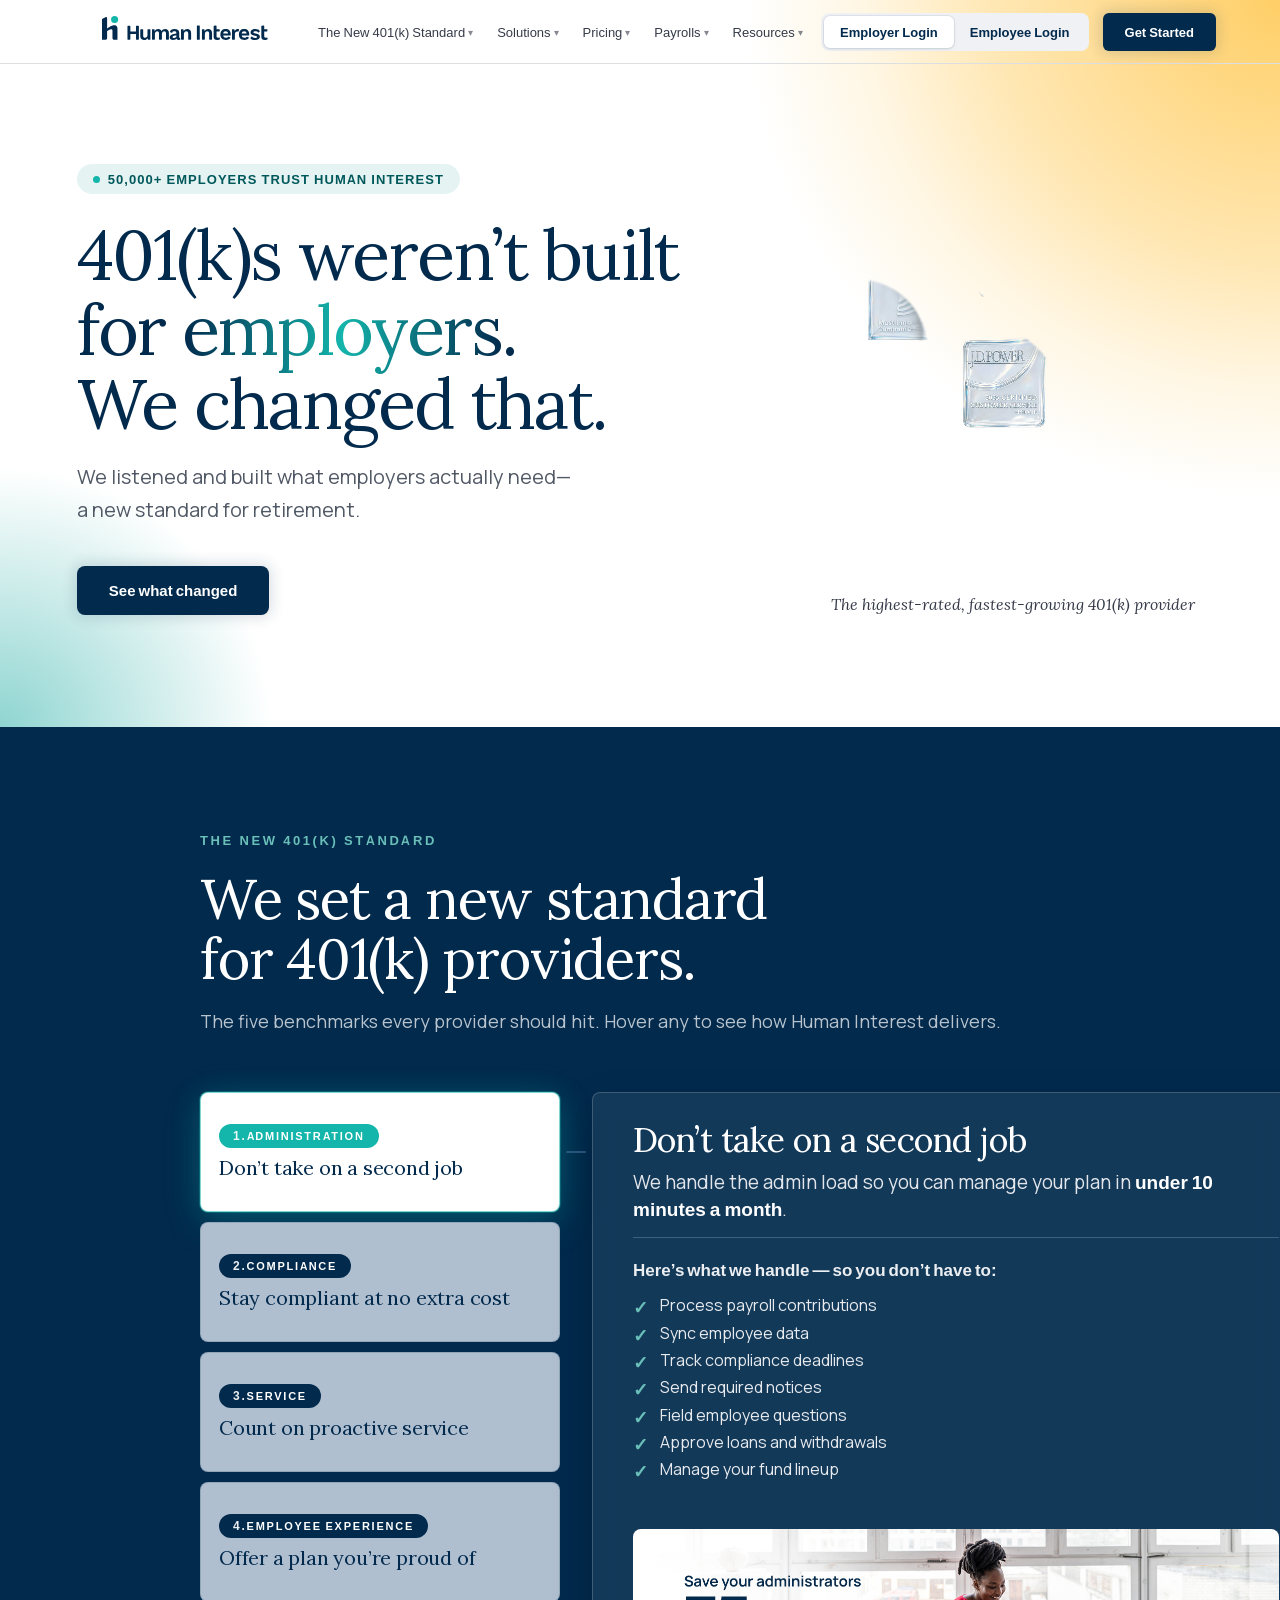
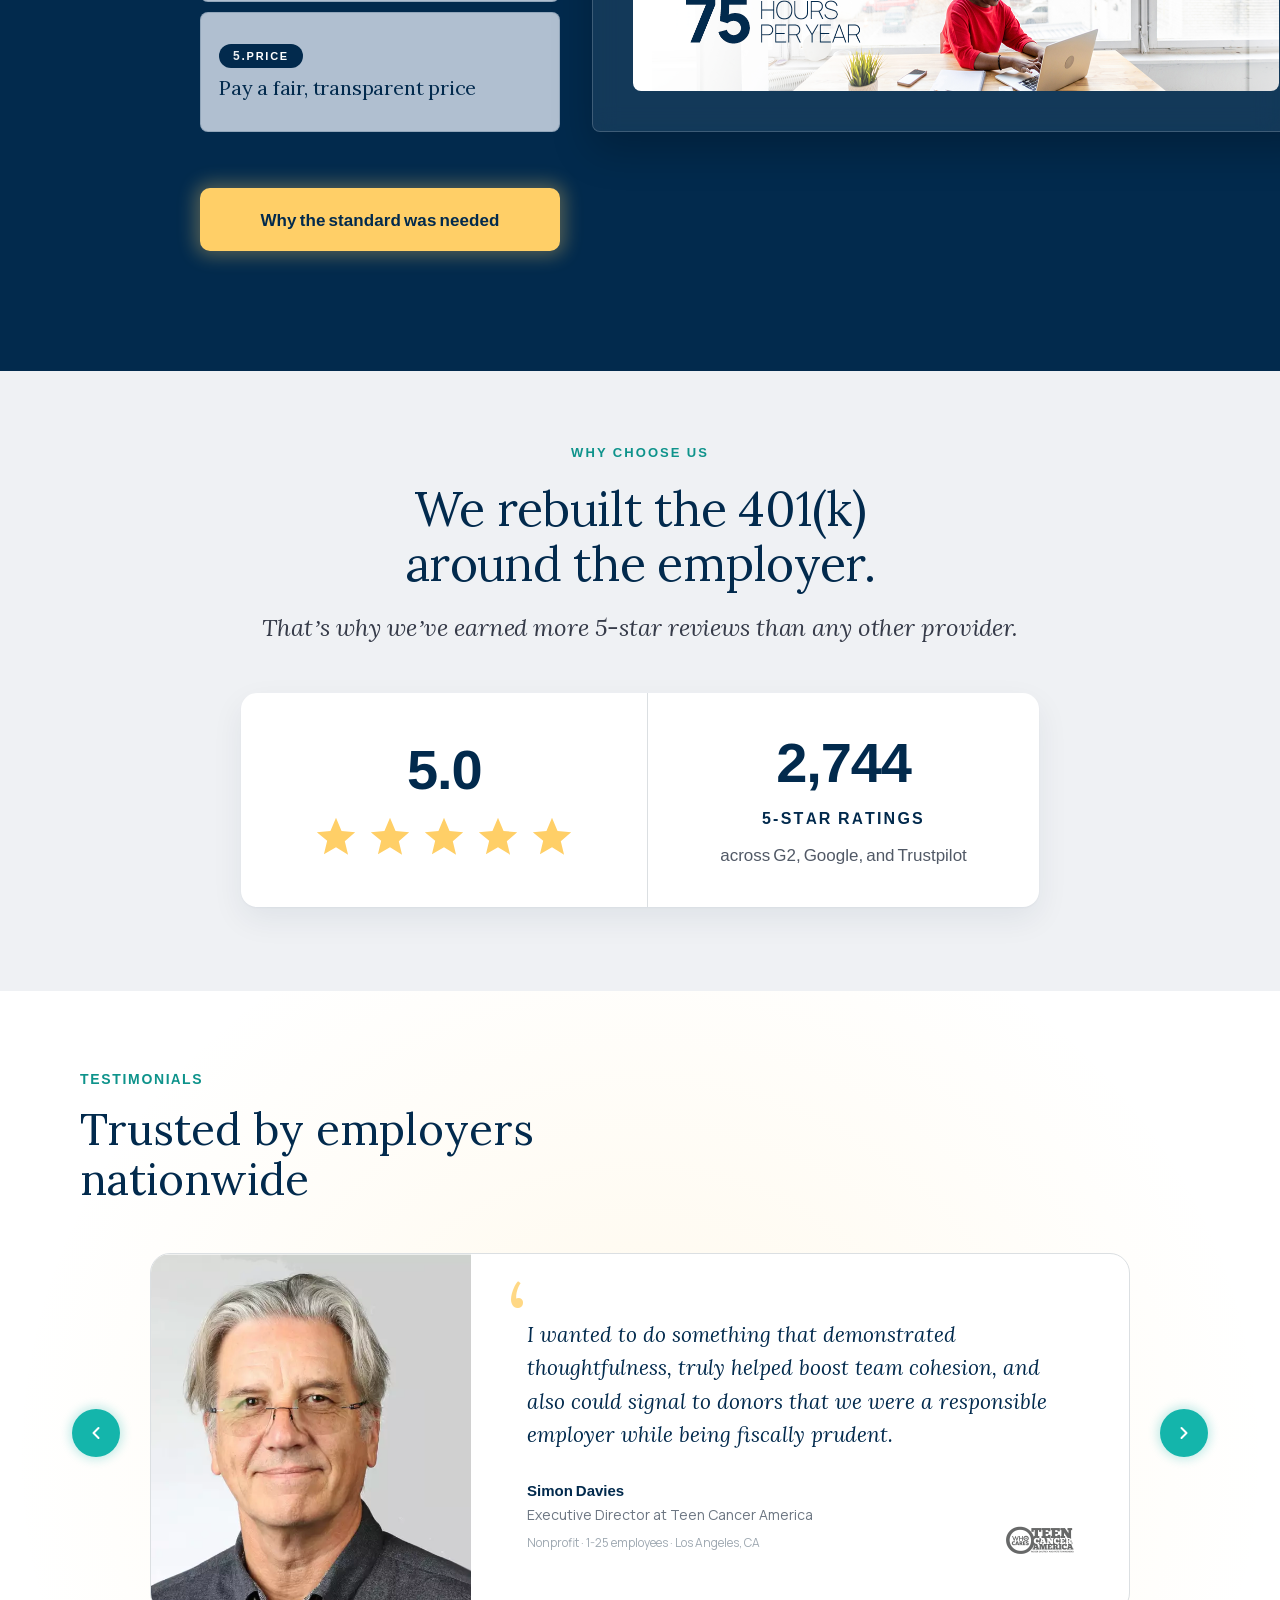
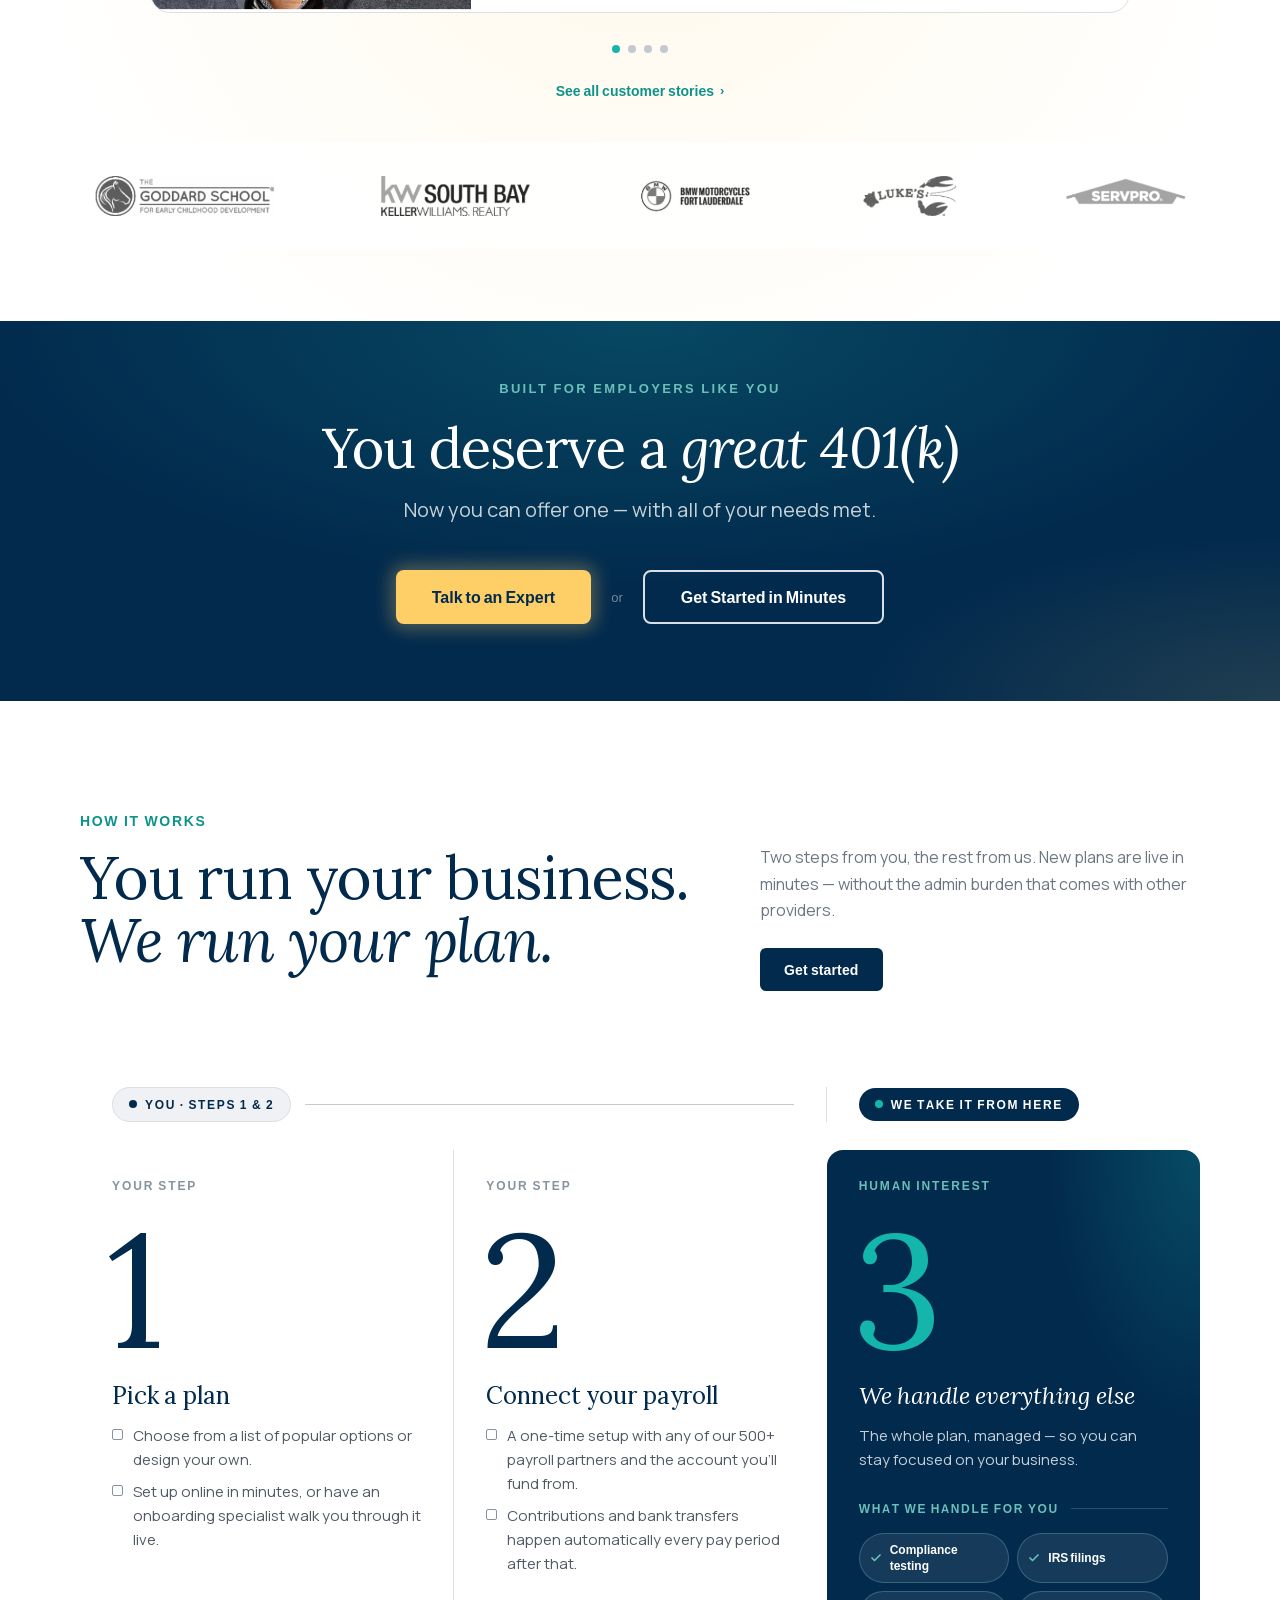
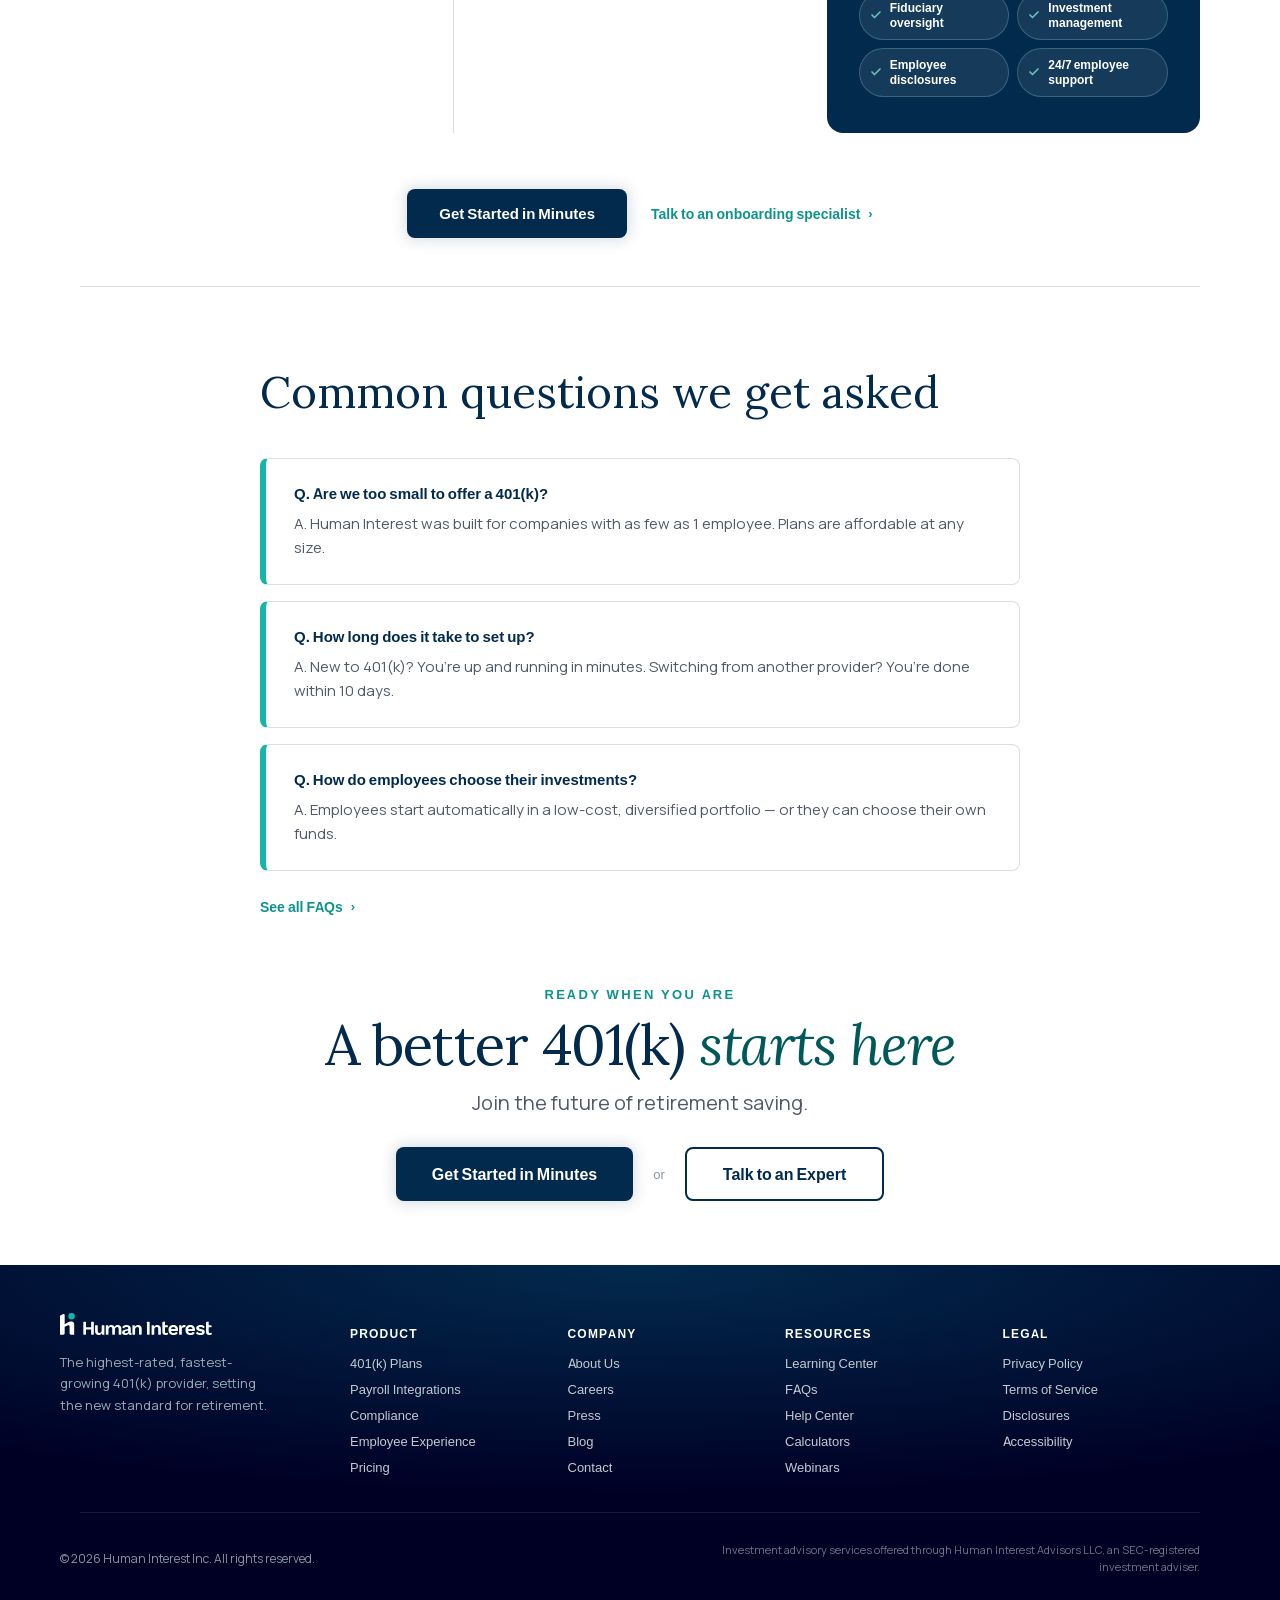
<file: index.html>
<!DOCTYPE html>
<html lang="en">
<head>
  <meta charset="UTF-8">
  <meta name="viewport" content="width=device-width, initial-scale=1.0">
  <title>Human Interest — Combined Landing Page</title>
  <link rel="stylesheet" href="styles/main.css?v=20260604-benchmark-photos">
  <!--
    Faithful editable recreation of Homepage_v1 (5-28-26).html
    Renders the same CombinedLandingPage React prototype extracted from the bundler draft.
    Source bundler: ../Homepage_v1 (5-28-26).html

    IMPORTANT: open via local server (not by double-clicking this file).
    Run: ./preview.sh   or   python3 -m http.server 8081
  -->
</head>
<body>
  <div id="root"></div>

  <script>
    window.__resources = {
      simonDavies: 'assets/images/simonDavies.png',
      teenCancerLogo: 'assets/images/teenCancerLogo.png',
      awardsVideo: 'assets/webm/HI - Hero Section Animation - 0626.webm',
      awardsImg: 'assets/images/awardsImg.png',
      customerLogos: 'assets/images/customerLogos.png',
    };
  </script>

  <!-- Local copies — no CDN required -->
  <script src="vendor/react.production.min.js"></script>
  <script src="vendor/react-dom.production.min.js"></script>
  <script src="vendor/babel.min.js"></script>
  <script src="scripts/boot.js?v=20260604-benchmark-photos"></script>
</body>
</html>
</file>
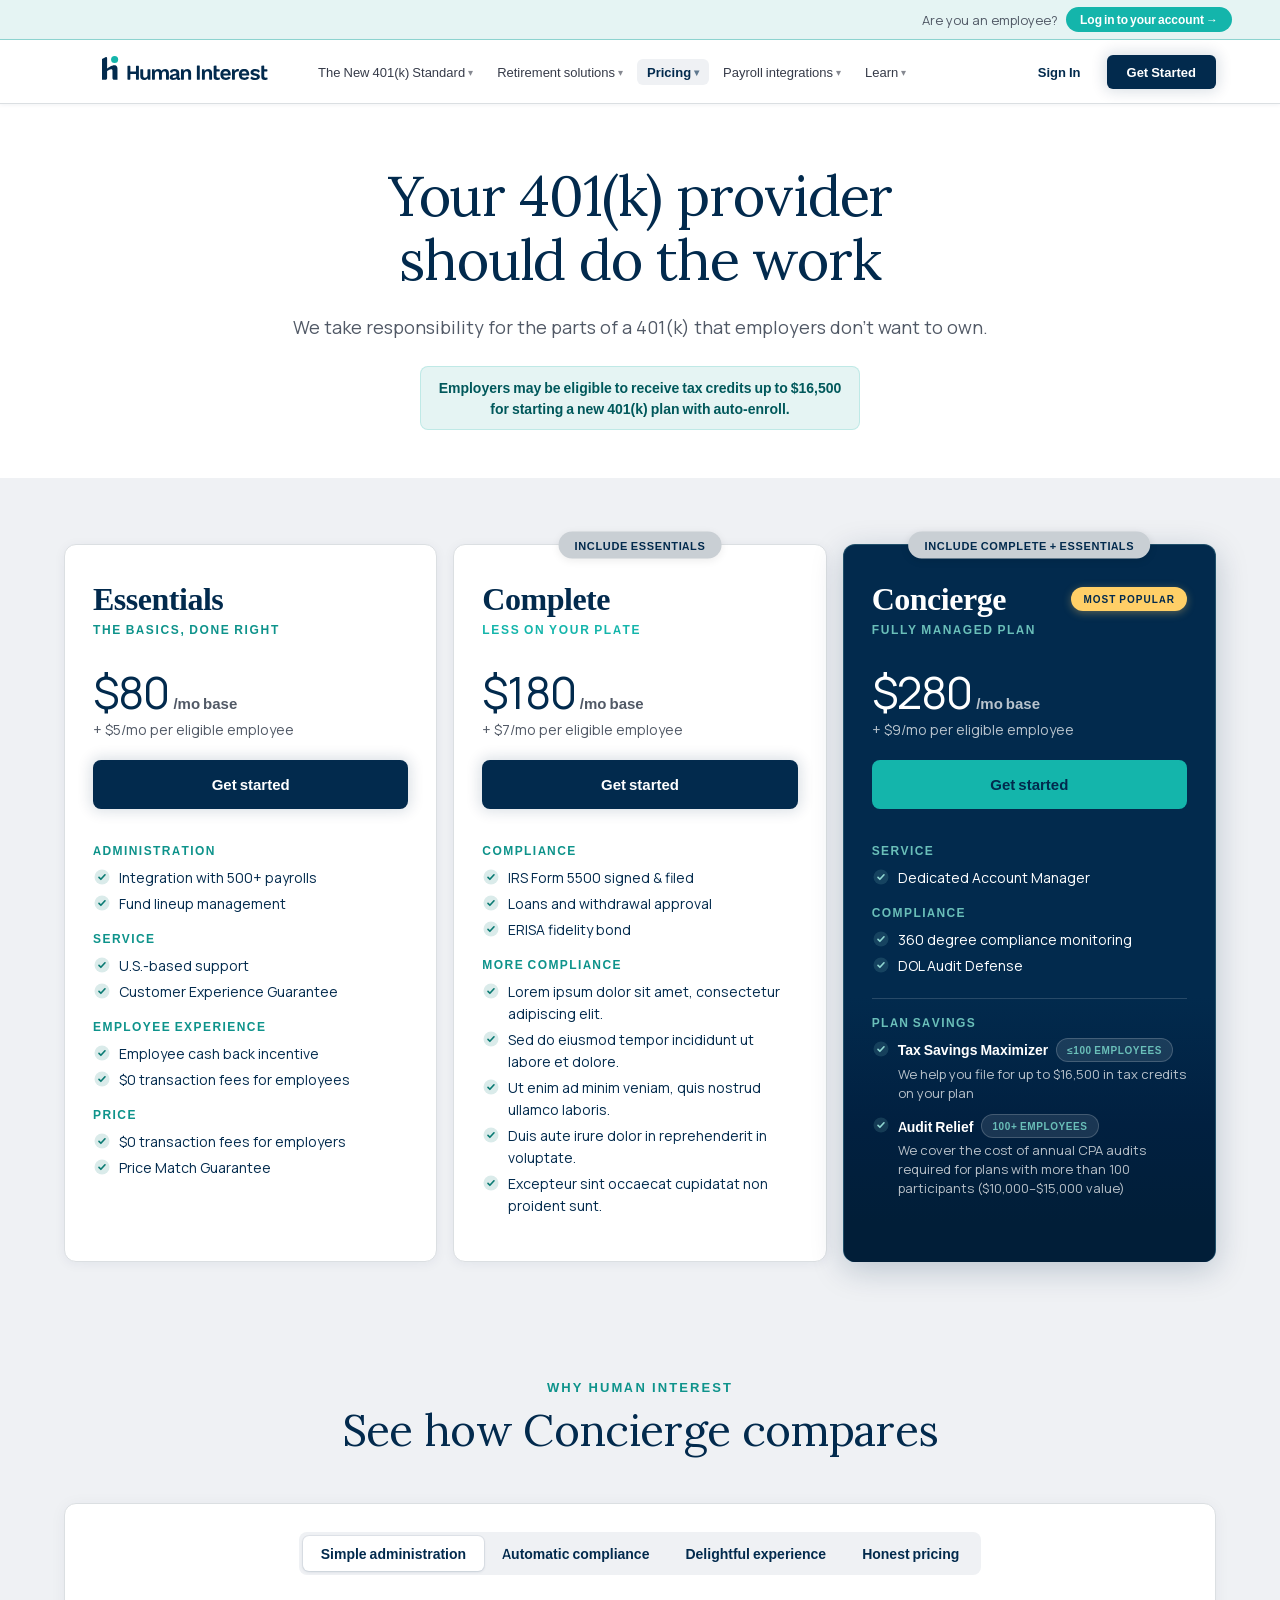
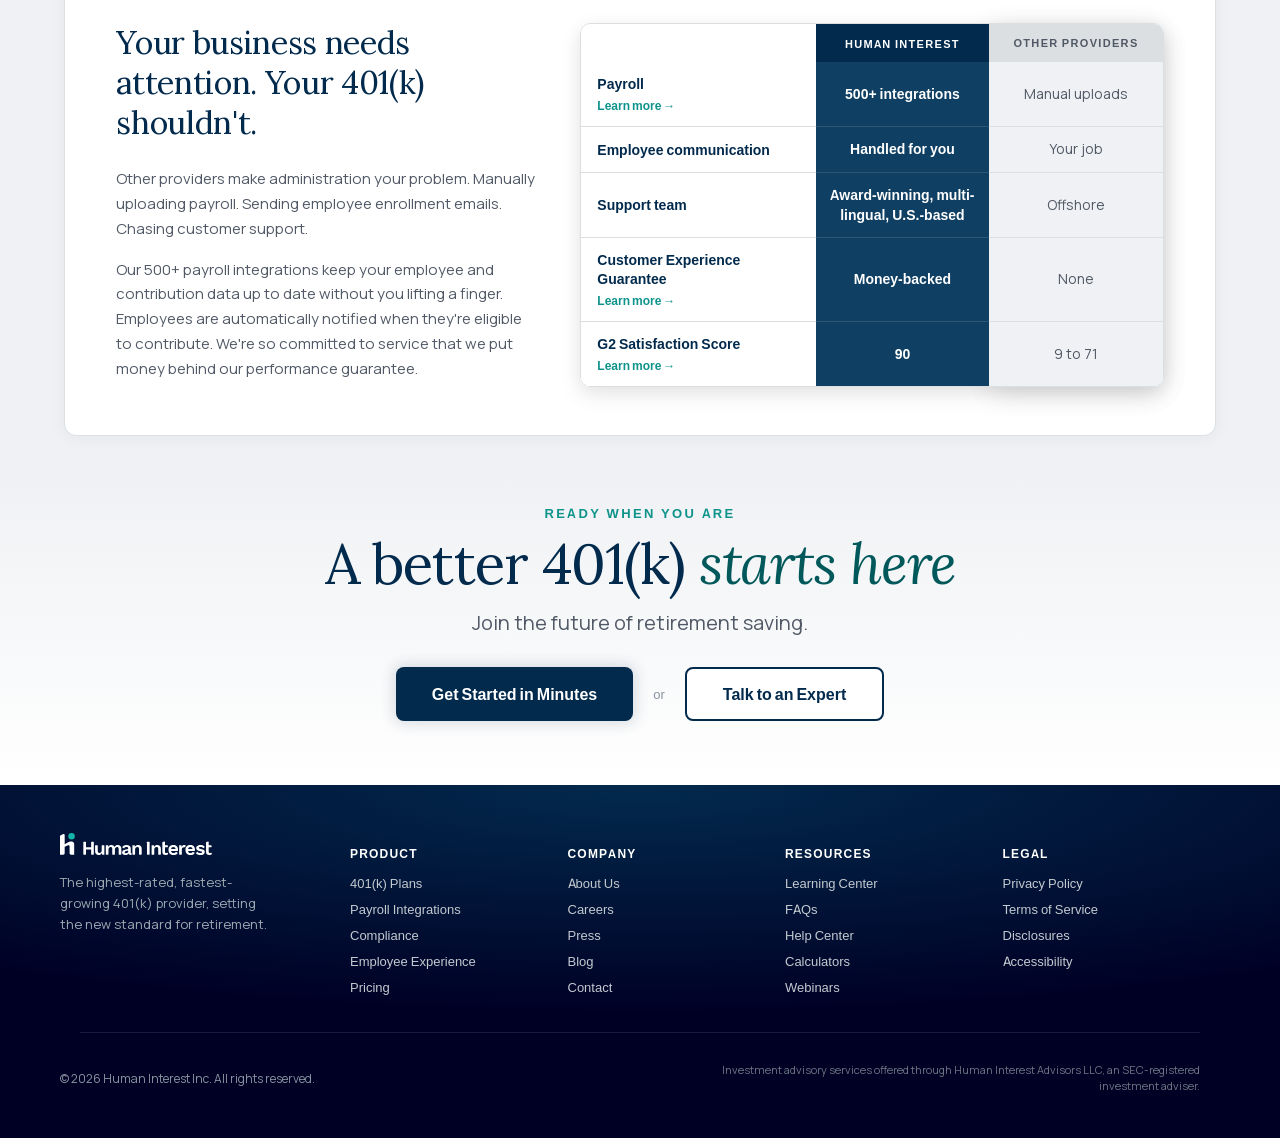
<file: pricing.html>
<!DOCTYPE html>
<html lang="en">
<head>
  <meta charset="UTF-8">
  <meta name="viewport" content="width=device-width, initial-scale=1.0">
  <title>Human Interest — Pricing</title>
  <link rel="stylesheet" href="styles/main.css?v=20260604-tier-card-trim-copy">
  <!--
    Standalone pricing page — PricingPage from scripts/raw-component-5-pricing.js

    IMPORTANT: open via local server (not by double-clicking this file).
    Run: ./preview.sh   or   python3 -m http.server 8081
    Then: http://localhost:8081/pricing.html
  -->
</head>
<body>
  <div id="root"></div>

  <script src="vendor/react.production.min.js"></script>
  <script src="vendor/react-dom.production.min.js"></script>
  <script src="vendor/babel.min.js"></script>
  <script src="scripts/pricing-boot.js?v=20260604-compare-heading-copy"></script>
</body>
</html>
</file>
<file: styles/main.css>
/* Fonts extracted from Homepage_v1 (5-28-26).html — required for the React prototype. */
:root {
  --hi-navy: #022A4D;
  --hi-navy-mid: #0F3F63;
  --hi-navy-dark: #011E38;
  --hi-teal: #14B5AB;
  --hi-teal-light: #8FD5D1;
  --hi-teal-text: #0E938B;
  --hi-teal-accent: #6ABFB9;
  --hi-teal-pale: #E5F4F3;
  --hi-teal-dark: #00585B;
  --hi-yellow: #FFCF67;
  --hi-black: #000025;
  --hi-white: #FFFFFF;
  --hi-gray-50: #EFF1F4;
  --hi-gray-100: #DBDFE2;
  --hi-gray-150: #C9CFD4;
  --hi-gray-200: #C3C9CF;
  --hi-gray-300: #9FA9B2;
  --hi-gray-400: #87939F;
  --hi-gray-500: #6C7682;
  --hi-gray-600: #515966;
  --hi-gray-700: #363B49;
  --hi-gray-800: #1B1E2D;
  --hi-gray-900: #0E101E;
}

@font-face {
  font-family: 'Manrope';
  font-style: normal;
  font-weight: 400;
  font-display: swap;
  src: url('../assets/fonts/font-4b6a8c14.woff2') format('woff2');
}
@font-face {
  font-family: 'Manrope';
  font-style: normal;
  font-weight: 500;
  font-display: swap;
  src: url('../assets/fonts/font-21e1382f.woff2') format('woff2');
}
@font-face {
  font-family: 'Manrope';
  font-style: normal;
  font-weight: 600;
  font-display: swap;
  src: url('../assets/fonts/font-02df1448.woff2') format('woff2');
}
@font-face {
  font-family: 'Manrope';
  font-style: normal;
  font-weight: 700;
  font-display: swap;
  src: url('../assets/fonts/font-21e1382f.woff2') format('woff2');
}
@font-face {
  font-family: 'Lora';
  font-style: normal;
  font-weight: 400;
  font-display: swap;
  src: url('../assets/fonts/font-b4b72bb1.woff2') format('woff2');
}
@font-face {
  font-family: 'Lora';
  font-style: normal;
  font-weight: 400;
  font-display: swap;
  src: url('../assets/fonts/font-fbf4c504.woff2') format('woff2');
}
@font-face {
  font-family: 'Lora';
  font-style: normal;
  font-weight: 400;
  font-display: swap;
  src: url('../assets/fonts/font-a42126c7.woff2') format('woff2');
}
@font-face {
  font-family: 'Lora';
  font-style: normal;
  font-weight: 400;
  font-display: swap;
  src: url('../assets/fonts/font-c46ec505.woff2') format('woff2');
}
@font-face {
  font-family: 'Lora';
  font-style: normal;
  font-weight: 400;
  font-display: swap;
  src: url('../assets/fonts/font-87abb5e5.woff2') format('woff2');
}
@font-face {
  font-family: 'Lora';
  font-style: normal;
  font-weight: 400;
  font-display: swap;
  src: url('../assets/fonts/font-da02ef8d.woff2') format('woff2');
}
@font-face {
  font-family: 'Lora';
  font-style: normal;
  font-weight: 400;
  font-display: swap;
  src: url('../assets/fonts/font-cef870d0.woff2') format('woff2');
}
@font-face {
  font-family: 'Lora';
  font-style: normal;
  font-weight: 400;
  font-display: swap;
  src: url('../assets/fonts/font-9e381215.woff2') format('woff2');
}
@font-face {
  font-family: 'Lora';
  font-style: normal;
  font-weight: 500;
  font-display: swap;
  src: url('../assets/fonts/font-b4b72bb1.woff2') format('woff2');
}
@font-face {
  font-family: 'Lora';
  font-style: normal;
  font-weight: 700;
  font-display: swap;
  src: url('../assets/fonts/font-b4b72bb1.woff2') format('woff2');
}
@font-face {
  font-family: 'Lora';
  font-style: normal;
  font-weight: 400;
  font-display: swap;
  src: url('../assets/fonts/font-cef870d0.woff2') format('woff2');
  unicode-range: U+0000-FFFF;
}
@font-face {
  font-family: 'Lora';
  font-style: italic;
  font-weight: 400;
  font-display: swap;
  src: url('../assets/fonts/font-3eb8124d.woff2') format('woff2');
}

* { box-sizing: border-box; }
html {
  margin: 0;
  padding: 0;
}
body {
  margin: 0;
  padding: 0;
  max-width: 100%;
  overflow-x: hidden;
  font-family: 'Manrope', system-ui, -apple-system, sans-serif;
  font-variant-ligatures: common-ligatures;
  text-rendering: optimizeLegibility;
  -webkit-font-smoothing: antialiased;
}
button { font-family: inherit; }

/* Hero header — yellow glow pinned to shell top-right via background layer */
.hi-header-shell {
  position: relative;
  width: 100%;
  max-width: 100%;
  overflow: visible;
  background-color: #fff;
  background-image: radial-gradient(
    ellipse 100% 95% at 100% 0%,
    #FFCF67 0%,
    rgba(255, 207, 103, 0.5) 38%,
    rgba(255, 207, 103, 0.18) 56%,
    transparent 72%
  );
  background-repeat: no-repeat;
  background-size: min(860px, 58vw) 100%;
  background-position: right top;
}

.hi-header-shell::before {
  content: none;
}

.hi-header-shell__content {
  position: relative;
  z-index: 1;
}

/* Hero awards — WebM (VP9 alpha) in Chrome/Firefox/Edge; PNG in Safari (no WebM alpha) */
.hi-hero-awards-stage {
  position: relative;
  width: 100%;
  max-width: 360px;
  background: transparent;
}

.hi-hero-awards-media {
  width: 100%;
  max-width: 360px;
  background: transparent;
}

/* Chromium on github.io: VP9 alpha matte is black — screen blend on video only */
.hi-hero-awards-media--blend {
  isolation: isolate;
}

.hi-hero-awards-video,
.hi-hero-awards-img {
  display: block;
  width: 100%;
  max-width: 360px;
  height: auto;
  object-fit: contain;
  overflow: visible;
  background: none !important;
  background-color: transparent !important;
  vertical-align: top;
}

.hi-hero-awards-video--screen-blend {
  mix-blend-mode: screen;
  -webkit-transform: translateZ(0);
  transform: translateZ(0);
}

/* Legacy class from e2f08c2 */
.hi-hero-awards-video--gh-pages {
  mix-blend-mode: screen;
  -webkit-transform: translateZ(0);
  transform: translateZ(0);
}

/* Wide benchmarks layout scrolls inside its lane — does not widen the page */
.hi-benchmarks-shell {
  width: 100%;
  max-width: 100%;
  overflow-x: auto;
  overflow-y: visible;
}

.hi-benchmarks-shell--light {
  background: #022a4d;
}

.hi-standard-blade--light {
  scroll-margin-top: 24px;
}

/* Light detail panel: photo + overflow:hidden used to clip the border on bottom corners.
   Stroke is an ::after overlay; inner body keeps overflow clipping for scroll. */
.hi-standard-blade--light .hi-standard-blade__detail-panel {
  position: relative;
  overflow: visible;
}

.hi-standard-blade--light .hi-standard-blade__detail-panel::after {
  content: '';
  position: absolute;
  inset: 0;
  border-radius: 8px;
  border: 2px solid var(--hi-teal);
  pointer-events: none;
  z-index: 4;
  box-sizing: border-box;
}

.hi-standard-blade--light .hi-standard-blade__detail-body {
  overflow: hidden;
  border-radius: 6px;
}

/* Subtle button hover states — pair with .hi-btn + variant class on CTAs */
.hi-btn {
  transition:
    background-color 160ms ease,
    color 160ms ease,
    border-color 160ms ease,
    box-shadow 200ms ease,
    filter 200ms ease;
}

.hi-btn:active {
  transition-duration: 80ms;
}

/* Even halo — blur + spread, no vertical offset or lift */
.hi-btn--navy {
  box-shadow: 0 0 14px 3px rgba(2, 42, 77, 0.14);
}

.hi-btn--navy:hover {
  background-color: #034a7a !important;
  box-shadow: 0 0 18px 6px rgba(2, 42, 77, 0.26) !important;
  filter: brightness(1.04);
}

.hi-btn--white {
  box-shadow: 0 0 14px 3px rgba(2, 42, 77, 0.08);
}

.hi-btn--white:hover {
  background-color: #f4f7fa !important;
  box-shadow: 0 0 18px 6px rgba(2, 42, 77, 0.14) !important;
  filter: brightness(1.02);
}

.hi-btn--outline-light:hover {
  background-color: rgba(255, 255, 255, 0.1) !important;
  border-color: rgba(255, 255, 255, 0.95) !important;
  box-shadow: 0 0 16px 5px rgba(255, 255, 255, 0.12) !important;
}

.hi-btn--outline-navy:hover {
  background-color: rgba(2, 42, 77, 0.05) !important;
  box-shadow: 0 0 16px 5px rgba(2, 42, 77, 0.12) !important;
}

.hi-btn--yellow {
  box-shadow: 0 0 18px 5px rgba(255, 207, 103, 0.32);
}

.hi-btn--yellow:hover {
  background-color: #ffd880 !important;
  box-shadow: 0 0 22px 8px rgba(255, 207, 103, 0.42) !important;
  filter: brightness(1.03);
}

.hi-btn--teal:hover {
  background-color: #119a92 !important;
  box-shadow: 0 0 16px 6px rgba(20, 181, 171, 0.36) !important;
  filter: brightness(1.04);
}

.hi-btn--teal-pill:hover {
  background-color: #119a92 !important;
  filter: brightness(1.06);
}

.hi-btn--ghost:hover {
  background-color: var(--hi-gray-50) !important;
}

.hi-btn--toggle:not(.hi-btn--toggle-active):hover {
  background-color: rgba(255, 255, 255, 0.65) !important;
}

.hi-btn--icon {
  box-shadow: 0 0 10px 3px rgba(20, 181, 171, 0.24);
}

.hi-btn--icon:hover {
  background-color: #119a92 !important;
  box-shadow: 0 0 16px 6px rgba(20, 181, 171, 0.4) !important;
  filter: brightness(1.04);
}

.hi-btn--dot:hover {
  filter: brightness(1.08);
}

.hi-btn--link:hover {
  opacity: 0.82;
}

.hi-footer-link {
  font-size: 13px;
  color: var(--hi-gray-200);
  text-decoration: none;
  font-weight: 500;
  transition: font-weight 160ms ease, color 160ms ease;
}

.hi-footer-link:hover {
  font-weight: 700;
  color: #fff;
}

/* Pricing page — tier cards */
.hi-pricing-tier-row {
  display: grid;
  grid-template-columns: repeat(3, minmax(0, 1fr));
  grid-template-rows:
    auto
    auto
    auto
    auto
    minmax(52px, auto)
    max-content
    auto
    1fr;
  gap: 16px;
  align-items: stretch;
  padding-top: 18px;
  overflow: visible;
}

.hi-pricing-tier-card {
  overflow: visible;
  display: grid;
  grid-row: 1 / -1;
  grid-template-rows: subgrid;
}

/* Essentials / Complete — trim ~20% bottom padding (inline 36px) */
.hi-pricing-tier-card--light {
  padding-bottom: 29px !important;
}

.hi-pricing-tier-card--has-top-badge {
  margin-top: 0;
}

.hi-pricing-tier-card__top-badge {
  position: absolute;
  top: 0;
  left: 0;
  right: 0;
  height: 0;
  margin: 0;
  padding: 0;
  overflow: visible;
  pointer-events: none;
  z-index: 2;
}

.hi-pricing-tier-card__includes-pill {
  position: absolute;
  top: 0;
  left: 50%;
  transform: translate(-50%, -50%);
  display: inline-flex;
  align-items: center;
  justify-content: center;
  background: var(--hi-gray-150, #C9CFD4);
  color: var(--hi-navy, #022A4D);
  font-family: Manrope, sans-serif;
  font-size: 11px;
  font-weight: 800;
  letter-spacing: 0.06em;
  padding: 6px 16px;
  border-radius: 24px;
  white-space: nowrap;
  box-shadow: 0 2px 8px rgba(0, 0, 0, 0.08);
  text-transform: uppercase;
  max-width: calc(100% + 32px);
}

.hi-pricing-tier-card--dark .hi-pricing-tier-card__includes-pill {
  background: var(--hi-gray-150, #C9CFD4);
  color: var(--hi-navy, #022A4D);
  box-shadow: 0 2px 8px rgba(0, 0, 0, 0.1);
}

.hi-pricing-tier-card__title-row {
  display: flex;
  align-items: center;
  justify-content: space-between;
  gap: 12px;
  margin-bottom: 2px;
}

.hi-pricing-tier-card__title-row h3 {
  flex: 1 1 auto;
  min-width: 0;
}

.hi-pricing-tier-card__popular-badge {
  flex: 0 0 auto;
  align-self: center;
  background: var(--hi-yellow, #ffcf67);
  color: var(--hi-navy, #022a4d);
  font-family: Manrope, sans-serif;
  font-size: 10px;
  font-weight: 800;
  letter-spacing: 0.1em;
  padding: 5px 12px;
  border-radius: 24px;
  white-space: nowrap;
  box-shadow: 0 2px 8px rgba(255, 207, 103, 0.35);
  text-transform: uppercase;
}

.hi-pricing-tier-card__title-row--with-badge h3 {
  font-size: clamp(26px, 2.4vw, 32px);
}

.hi-pricing-tier-card__tagline {
  align-self: start;
  margin-top: -14px;
}

/* Complete tier only — one step lighter tagline (not Concierge pill/tagline) */
.hi-pricing-tier-card--light.hi-pricing-tier-card--has-top-badge .hi-pricing-tier-card__tagline p {
  color: var(--hi-teal, #14B5AB) !important;
}

.hi-pricing-tier-card__desc,
.hi-pricing-tier-card__price {
  align-self: start;
}

.hi-pricing-tier-card__desc:empty {
  min-height: 0;
  margin: 0;
  padding: 0;
}

.hi-pricing-tier-card__price {
  margin-bottom: 0;
}

.hi-pricing-tier-card__price-amount {
  font-family: Manrope, sans-serif;
  font-size: 44px;
  font-weight: 300;
  line-height: 1;
  letter-spacing: -0.02em;
}

.hi-pricing-tier-card__cta {
  padding-top: 5px;
  padding-bottom: 0;
  align-self: start;
}

.hi-pricing-tier-card__highlight {
  margin-top: 4px;
  margin-bottom: 1px;
  padding-top: 0;
  padding-bottom: 0;
  align-self: start;
}

.hi-pricing-tier-card__highlight:empty {
  min-height: 0;
  margin-top: 0;
  padding-top: 0;
  padding-bottom: 0;
}

.hi-pricing-tier-card__features {
  min-height: 0;
  align-self: stretch;
}

/* Concierge — nested grid so PLAN SAVINGS row absorbs row-8 slack and bleeds down */
.hi-pricing-tier-card--dark .hi-pricing-tier-card__features {
  display: grid;
  grid-template-rows: auto auto 1fr;
  position: relative;
}

/* Concierge — feather navy panel upward from PLAN SAVINGS for longer, softer fade */
.hi-pricing-tier-card--dark .hi-pricing-tier-card__features::before {
  content: '';
  position: absolute;
  z-index: 0;
  left: -28px;
  right: -28px;
  bottom: -46px;
  top: 16%;
  background: linear-gradient(
    180deg,
    transparent 0%,
    rgba(2, 42, 77, 0.38) 30%,
    var(--hi-navy, #022A4D) 100%
  );
  border-radius: 0 0 12px 12px;
  pointer-events: none;
}

.hi-pricing-tier-card--dark .hi-pricing-tier-card__feature-group {
  position: relative;
  z-index: 1;
}

.hi-pricing-tier-card__feature-group {
  margin-bottom: 16px;
}

.hi-pricing-tier-card__feature-group:last-child {
  margin-bottom: 0;
}

/* Complete tier — MORE COMPLIANCE layout placeholder (lorem); label matches group headers above */
.hi-pricing-tier-card__feature-group--placeholder .hi-pricing-tier-card__feature-label {
  color: var(--hi-teal-text, #0E938B);
  opacity: 1;
}

/* Light tiers: check SVG #0A7A73 (PRICING_CHECK_COLOR). Concierge dark card: #8FD5D1 (HI_BRAND.tealLight) in JS */
.hi-pricing-tier-card--light .hi-pricing-tier-card__feature-group--placeholder .hi-pricing-tier-card__feature-item span {
  font-size: 14px;
  line-height: 1.4;
  color: var(--hi-navy, #022A4D);
}

/* Concierge — match light cards' bottom padding; navy panel bleeds into it */
.hi-pricing-tier-card--dark {
  padding-bottom: 29px !important;
}

/* Concierge — PLAN SAVINGS block: full-bleed darkest navy panel (card padding 28px horizontal) */
.hi-pricing-tier-card--dark .hi-pricing-tier-card__feature-group--plan-savings {
  align-self: stretch;
  min-height: 0;
  margin-top: 14px;
  /* Cancel card bottom padding + row-8 slack so navy flush to card bottom */
  margin-bottom: -46px;
  margin-left: -28px;
  margin-right: -28px;
  width: calc(100% + 56px);
  padding: 16px 28px 29px;
  background: linear-gradient(
    180deg,
    var(--hi-navy, #022A4D) 0%,
    #012040 48%,
    var(--hi-navy-dark, #011E38) 85%
  );
  border-radius: 0 0 12px 12px;
}

/* Rule inset to match content padding (28px), not full-bleed panel edges */
.hi-pricing-tier-card--dark .hi-pricing-tier-card__feature-group--plan-savings::before {
  content: '';
  position: absolute;
  top: 0;
  left: 28px;
  right: 28px;
  height: 1px;
  background: rgba(255, 255, 255, 0.15);
}

.hi-pricing-tier-card--dark .hi-pricing-tier-card__feature-group:has(+ .hi-pricing-tier-card__feature-group--plan-savings) {
  margin-bottom: 0;
}

.hi-pricing-tier-card--dark .hi-pricing-tier-card__feature-group:not(.hi-pricing-tier-card__feature-group--plan-savings) {
  margin-bottom: 8px;
}

/* Concierge — COMPLIANCE (and any non–plan-savings follow-on group): match 16px inter-group rhythm */
.hi-pricing-tier-card--dark .hi-pricing-tier-card__feature-group + .hi-pricing-tier-card__feature-group:not(.hi-pricing-tier-card__feature-group--plan-savings) {
  margin-top: 8px;
}

.hi-pricing-tier-card--dark .hi-pricing-tier-card__feature-group--plan-savings .hi-pricing-tier-card__feature-list {
  gap: 3px;
}

/* Concierge PLAN SAVINGS — Audit Relief (second rich item) */
.hi-pricing-tier-card--dark .hi-pricing-tier-card__feature-group--plan-savings .hi-pricing-tier-card__feature-item--audit-relief {
  margin-top: 4px;
  padding: 5px 0 3px;
}

.hi-pricing-tier-card__feature-label {
  margin: 0 0 7px;
}

.hi-pricing-tier-card__feature-list {
  list-style: none;
  list-style-type: none;
  margin: 0;
  padding: 0;
  padding-inline-start: 0;
  display: flex;
  flex-direction: column;
  gap: 4px;
}

.hi-pricing-tier-card__feature-item {
  display: flex;
  gap: 8px;
  align-items: flex-start;
  list-style: none;
  list-style-type: none;
  margin: 0;
  padding: 0;
  padding-inline-start: 0;
}

.hi-pricing-tier-card__feature-item::marker {
  content: none;
  display: none;
  font-size: 0;
  width: 0;
  height: 0;
}

.hi-pricing-tier-card--popular {
  z-index: 1;
}

.hi-pricing-tier-card .hi-btn {
  width: 100%;
}

/* Pricing tier CTAs — Concierge only: lighter teal on hover; Essentials/Complete unchanged */
.hi-pricing-tier-card--light .hi-pricing-tier-card__cta .hi-btn--navy:hover {
  background-color: var(--hi-navy, #022a4d) !important;
  box-shadow: 0 0 14px 3px rgba(2, 42, 77, 0.14);
  filter: none;
}

.hi-pricing-tier-card--dark .hi-pricing-tier-card__cta .hi-btn--teal {
  transition: background-color 160ms ease;
}

.hi-pricing-tier-card--dark .hi-pricing-tier-card__cta .hi-btn--teal:hover {
  background-color: #2ec4ba !important;
  box-shadow: none;
  filter: none;
}

/* Pricing comparison — pill toggle tab bar (matches HINav audience toggle) */
.hi-pricing-comparison-tabs-wrap {
  display: flex;
  justify-content: center;
  padding: clamp(20px, 3vw, 28px) clamp(24px, 4vw, 56px) 0;
}

.hi-pricing-comparison-tabs {
  flex-wrap: wrap;
  max-width: 100%;
  overflow-x: auto;
  -webkit-overflow-scrolling: touch;
}

.hi-pricing-comparison-tabs .hi-btn--toggle {
  flex: 0 0 auto;
  font-size: 14px;
  padding: 8px 18px;
}

.hi-pricing-comparison-table-shadow {
  position: relative;
  width: 100%;
  min-width: 400px;
  border-radius: 10px;
  /* Full-table card shadow (bottom + sides); outside scroll so overflow-x does not clip */
  box-shadow:
    0 8px 24px rgba(0, 0, 0, 0.08),
    0 4px 16px rgba(0, 0, 0, 0.05);
}

.hi-pricing-comparison-table-scroll {
  overflow-x: auto;
  overflow-y: visible;
  padding-right: 20px;
  margin-right: -20px;
  border-radius: 10px;
}

/* Other providers column — extra lift on right column (grid 1.35fr | 1fr | 1fr) */
.hi-pricing-comparison-table-shadow::after {
  content: '';
  position: absolute;
  top: 0;
  bottom: 0;
  left: calc(100% * 2.35 / 3.35);
  width: calc(100% * 1 / 3.35);
  border-radius: 0 10px 10px 0;
  box-shadow: 0 4px 28px rgba(0, 0, 0, 0.08), 0 8px 32px rgba(0, 0, 0, 0.05);
  pointer-events: none;
  z-index: 0;
}

.hi-pricing-comparison-table {
  position: relative;
  z-index: 1;
  border-radius: 10px;
  overflow: hidden;
  border: 1px solid var(--hi-gray-100);
}

/* Comparison table — vertically center all body cells (feature + HI + Other) */
.hi-pricing-comparison-table > div:nth-child(3n+1):not(:first-child),
.hi-pricing-comparison-table > div:nth-child(3n+2),
.hi-pricing-comparison-table > div:nth-child(3n) {
  display: flex;
  align-items: center;
  justify-content: center;
}

.hi-pricing-comparison-table > div:nth-child(3n+1):not(:first-child) {
  flex-direction: column;
  align-items: flex-start;
  justify-content: center;
}

/* Comparison table — Human Interest header (brand navy) */
.hi-pricing-comparison-table > div:nth-child(2) {
  background-color: var(--hi-navy);
}

/* Comparison table — Human Interest body cells (lighter navy) */
.hi-pricing-comparison-table > div:nth-child(3n+2):not(:nth-child(2)) {
  background-color: var(--hi-navy-mid);
}

/* Comparison table — Other providers header (darker gray) */
.hi-pricing-comparison-table > div:nth-child(3) {
  background-color: var(--hi-gray-100);
}

/* Comparison table — Other providers body cells (light gray) */
.hi-pricing-comparison-table > div:nth-child(3n):not(:nth-child(3)) {
  background-color: var(--hi-gray-50);
}

/* Stack tab panels in one grid cell — max intrinsic height wins, no stretch / layout shift */
.hi-pricing-comparison-panel-stack {
  display: grid;
  grid-template-columns: minmax(0, 1fr);
}

.hi-pricing-comparison-panel-stack > .hi-pricing-comparison-panel {
  grid-area: 1 / 1;
  align-self: start;
  width: 100%;
  min-width: 0;
}

.hi-pricing-comparison-panel-stack > .hi-pricing-comparison-panel--active {
  z-index: 1;
}

.hi-pricing-comparison-panel-stack > .hi-pricing-comparison-panel:not(.hi-pricing-comparison-panel--active) {
  visibility: hidden;
  pointer-events: none;
}

/* Two-column copy + comparison table (inline grid in raw-component-5-pricing.js) */
.hi-pricing-comparison-panel {
  display: grid;
  grid-template-columns: minmax(200px, 0.9fr) minmax(300px, 1.25fr);
  gap: clamp(24px, 3.5vw, 44px);
  align-items: start;
}

@media (max-width: 900px) {
  .hi-pricing-comparison-panel {
    grid-template-columns: 1fr !important;
  }
}

@media (max-width: 720px) {
  .hi-pricing-tier-row {
    grid-template-columns: 1fr !important;
  }

  .hi-pricing-comparison-tabs {
    flex-wrap: nowrap;
  }

  .hi-pricing-comparison-tabs .hi-btn--toggle {
    font-size: 13px;
    padding: 8px 14px;
  }
}

/* Prefer typographic apostrophes/quotes where supported */
</file>
